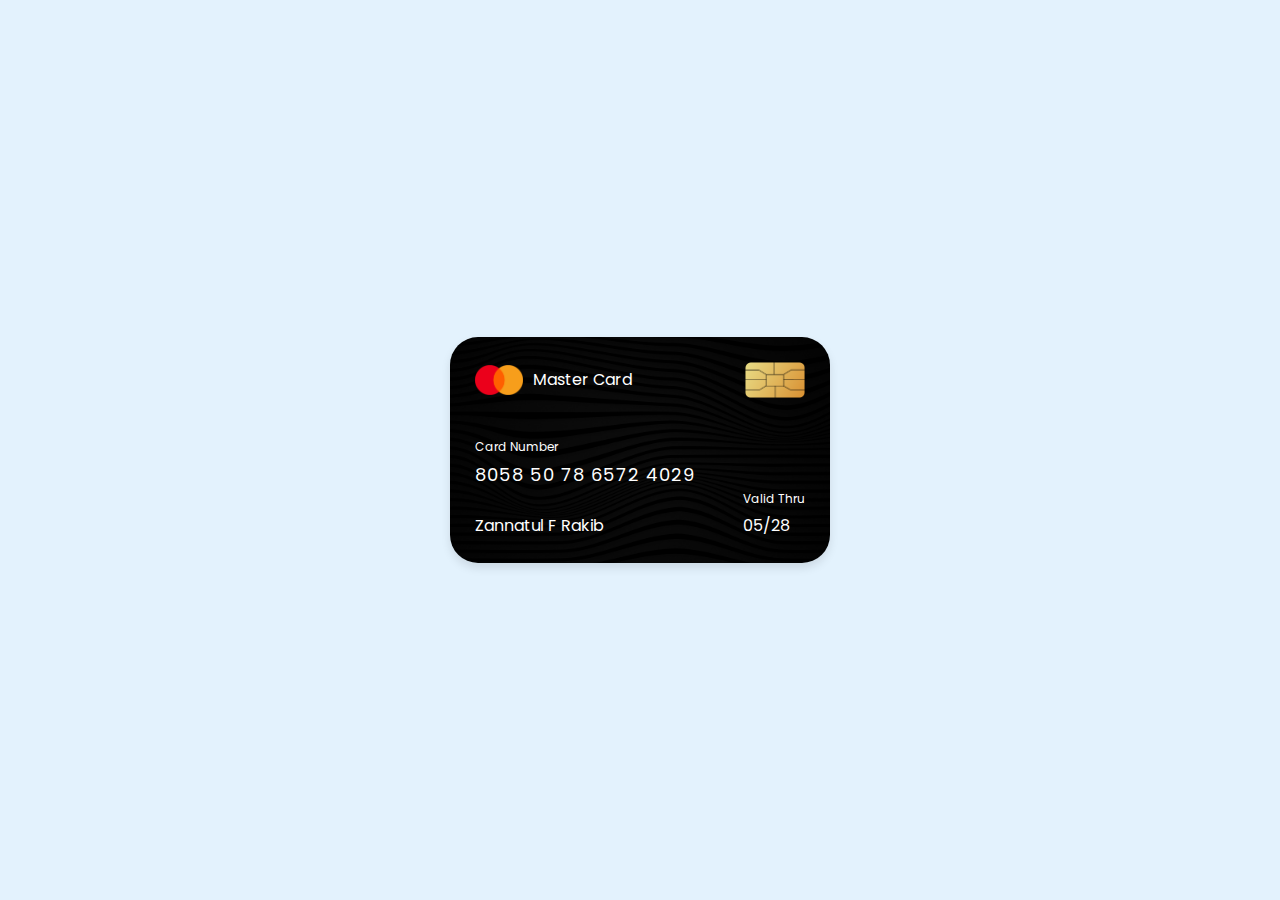
<file: credit-card-ui-design/index.html>
<!DOCTYPE html>
<html lang="en">

<head>
    <meta charset="UTF-8">
    <meta name="viewport" content="width=device-width, initial-scale=1.0">
    <title>Credit Card UI Design</title>
    <!-- stylesheet  -->
    <link rel="stylesheet" href="style.css">
</head>

<body>
    <div class="container">
        <header>
            <span class="logo">
                <img src="images/logo.png" alt="">
                <h5>Master Card</h5>
            </span>
            <img src="images/chip.png" alt="" class="chip">
        </header>

        <div class="card-details">
            <div class="name-number">
                <h6>Card Number</h6>
                <h5 class="number">8058 50 78 6572 4029</h5>
                <h5 class="name">Zannatul F Rakib</h5>
            </div>
            <div class="valid-date">
                <h6>Valid Thru</h6>
                <h5>05/28</h5>
            </div>
        </div>
    </div>
</body>

</html>
</file>
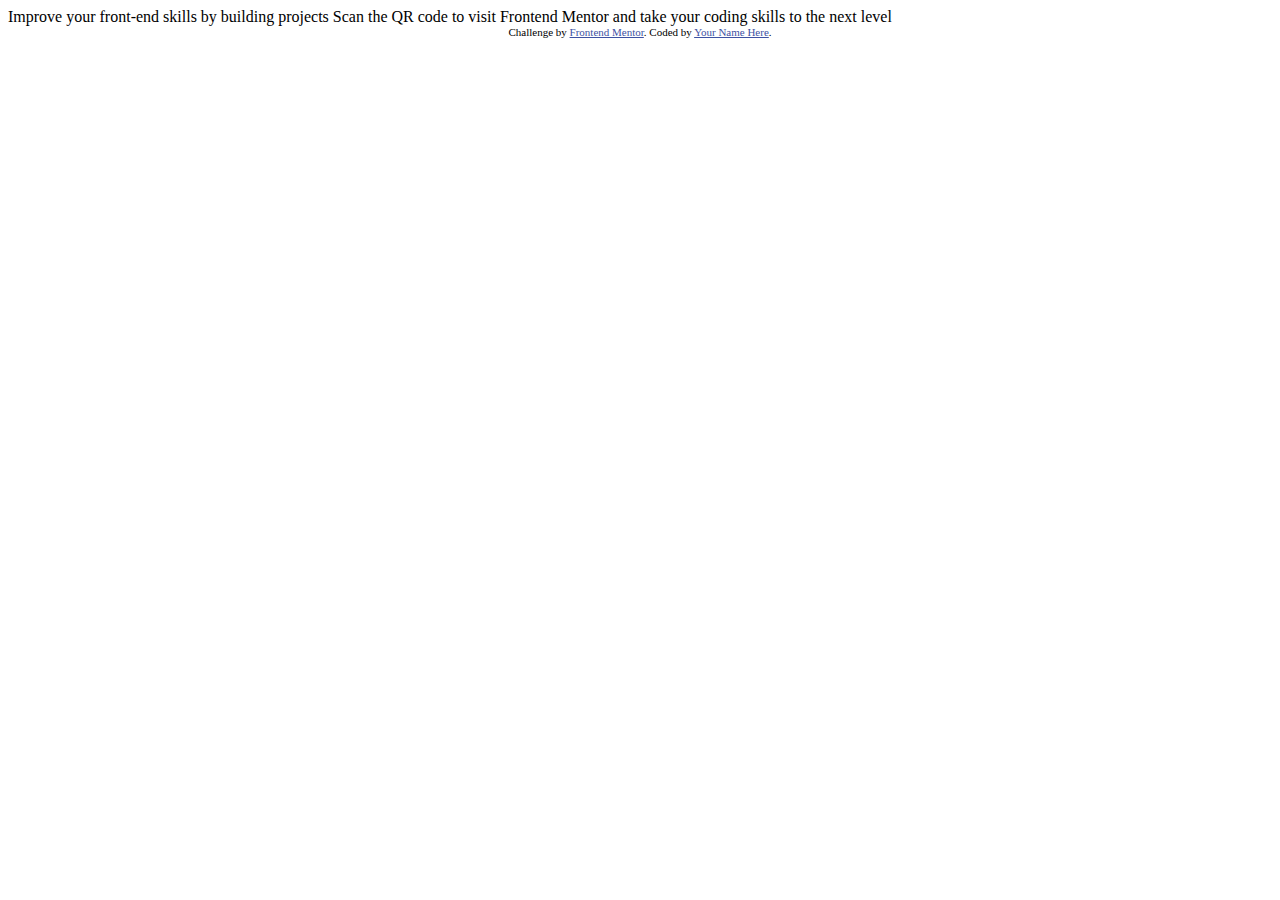
<file: qr-code-ui/index.html>
<!DOCTYPE html>
<html lang="en">
<head>
  <meta charset="UTF-8">
  <meta name="viewport" content="width=device-width, initial-scale=1.0"> <!-- displays site properly based on user's device -->

  <link rel="icon" type="image/png" sizes="32x32" href="./images/favicon-32x32.png">
  
  <title>Frontend Mentor | QR code component</title>

  <!-- Feel free to remove these styles or customise in your own stylesheet 👍 -->
  <style>
    .attribution { font-size: 11px; text-align: center; }
    .attribution a { color: hsl(228, 45%, 44%); }
  </style>
</head>
<body>

  Improve your front-end skills by building projects

  Scan the QR code to visit Frontend Mentor and take your coding skills to the next level
  
  <div class="attribution">
    Challenge by <a href="https://www.frontendmentor.io?ref=challenge" target="_blank">Frontend Mentor</a>. 
    Coded by <a href="#">Your Name Here</a>.
  </div>
</body>
</html>
</file>
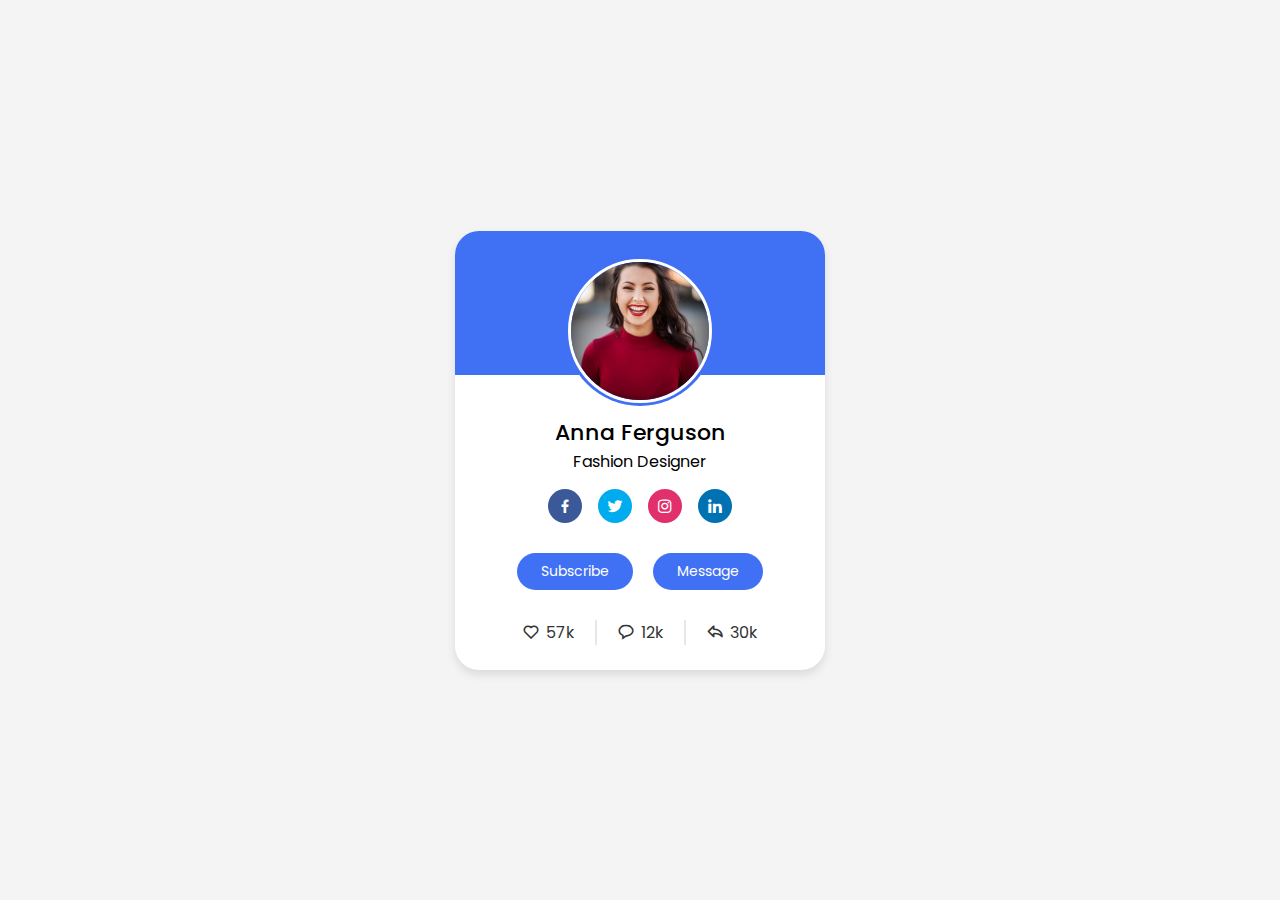
<file: responsive-profile-card/index.html>
<!DOCTYPE html>
<html lang="en">

<head>
    <meta charset="UTF-8">
    <meta name="viewport" content="width=device-width, initial-scale=1.0">
    <title>Responsive Profile Card</title>
    <!-- stylesheet -->
    <link rel="stylesheet" href="style.css">
    <!-- Boxicons CSS -->
    <link href='https://unpkg.com/boxicons@2.1.4/css/boxicons.min.css' rel='stylesheet'>
</head>

<body>
    <div class="profile-card">
        <!-- profile image  -->
        <div class="image">
            <img src="images/profile.jpg" alt="" class="profile-image">
        </div>
        <!-- card content  -->
        <div class="text-content">
            <span class="name">Anna Ferguson</span>
            <span class="job">Fashion Designer</span>
        </div>
        <!-- media buttons  -->
        <div class="media-buttons">
            <a href="#" style="background: #3b5998;" class="link">
                <i class='bx bxl-facebook'></i>
            </a>
            <a href="#" style="background: #00acee;" class="link">
                <i class='bx bxl-twitter'></i>
            </a>
            <a href="#" style="background: #e1306c;" class="link">
                <i class='bx bxl-instagram'></i>
            </a>
            <a href="#" style="background: #0072b1;" class="link">
                <i class='bx bxl-linkedin'></i>
            </a>
        </div>
        <!-- buttons  -->
        <div class="buttons">
            <button class="button">Subscribe</button>
            <button class="button">Message</button>
        </div>

        <!-- analytics  -->
        <div class="analytics">
            <div class="data">
                <i class='bx bx-heart'></i>
                <span class="number">57k</span>
            </div>
            <div class="data">
                <i class='bx bx-message-rounded'></i>
                <span class="number">12k</span>
            </div>
            <div class="data">
                <i class='bx bx-share'></i>
                <span class="number">30k</span>
            </div>
        </div>
    </div>
</body>

</html>
</file>
<file: credit-card-ui-design/style.css>
/* google fonts  */
@import url('https://fonts.googleapis.com/css2?family=Poppins:wght@300;400;500;600&display=swap');

* {
    margin: 0;
    padding: 0;
    box-sizing: border-box;
    font-family: 'Poppins', sans-serif;
}

body {
    min-height: 100vh;
    display: flex;
    align-items: center;
    justify-content: center;
    background: #e3f2fd;
}

.container {
    position: relative;
    background-image: url('images/bg.png');
    background-size: cover;
    max-width: 380px;
    width: 100%;
    padding: 25px;
    border-radius: 28px;
    box-shadow: 0 5px 10px rgb(0, 0, 0, 0.1);
}

header,
.logo {
    display: flex;
    align-items: center;
    justify-content: space-between;
}

h5 {
    font-size: 16px;
    font-weight: 400;
    color: #fff;
}

h5.number {
    font-size: 18px;
    letter-spacing: 1px;
}

h5.name {
    margin-top: 25px;
}

h6 {
    font-size: 12px;
    font-weight: 400;
    margin-bottom: 5px;
    color: #fff;
}

.logo img {
    margin-right: 10px;
    width: 48px;
}

header .chip {
    width: 60px;
}

.container .card-details {
    margin-top: 40px;
    display: flex;
    justify-content: space-between;
    align-items: flex-end;
}
</file>
<file: responsive-profile-card/style.css>
/* google fonts  */
@import url('https://fonts.googleapis.com/css2?family=Poppins:wght@300;400;500;600&display=swap');

* {
    margin: 0;
    padding: 0;
    box-sizing: border-box;
    font-family: 'Poppins', sans-serif;
}

body {
    height: 100vh;
    display: flex;
    align-items: center;
    justify-content: center;
    background: #f4f4f4;
}

.profile-card {
    display: flex;
    flex-direction: column;
    align-items: center;
    max-width: 370px;
    width: 100%;
    background: #fff;
    border-radius: 24px;
    padding: 25px;
    box-shadow: 0 5px 10px rgb(0, 0, 0, 0.1);
    position: relative;
}

.profile-card::before {
    content: ' ';
    position: absolute;
    height: 33%;
    width: 100%;
    background-color: #4070f4;
    top: 0;
    left: 0;
    border-radius: 24px 24px 0 0;
}

/* profile image  */
.image {
    position: relative;
    height: 150px;
    width: 150px;
    border-radius: 50%;
    background: #4070f4;
    padding: 3px;
    margin-bottom: 10px;
}

.image .profile-image {
    height: 100%;
    width: 100%;
    object-fit: cover;
    border-radius: 50%;
    border: 3px solid #fff;
}


/* content style  */
.profile-card .text-content {
    display: flex;
    flex-direction: column;
    align-items: center;
}

.text-content .name {
    font-size: 22px;
    font-weight: 500;
}

.text-content .job {
    font-size: 16px;
    font-weight: 400;
}

/* media buttons  */
.profile-card .media-buttons {
    display: flex;
    align-items: center;
    margin-top: 10px;
}

.media-buttons .link {
    display: flex;
    align-items: center;
    justify-content: center;
    font-size: 18px;
    color: #fff;
    height: 34px;
    width: 34px;
    margin: 5px 8px;
    text-decoration: none;
    background-color: #4070f4;
    border-radius: 50%;
}

/* subscribe buttons  */
.profile-card .buttons {
    display: flex;
    align-items: center;
}

.buttons .button {
    font-size: 14px;
    font-weight: 400;
    color: #fff;
    border: none;
    border-radius: 24px;
    background-color: #4070f4;
    margin: 25px 10px;
    padding: 8px 24px;
    cursor: pointer;
    transition: all 0.3s ease;
}

.buttons .button:hover {
    background-color: #0e4bf1;
}

/* analytics  */
.profile-card .analytics {
    display: flex;
    align-items: center;
    margin-top: 5px;
}

.analytics .data {
    display: flex;
    align-items: center;
    color: #333;
    padding: 0 20px;
    border-right: 2px solid #e7e7e7;
}

.data i {
    font-size: 18px;
    margin-right: 6px;
}

.analytics .data:last-child {
    border-right: none;
}
</file>
